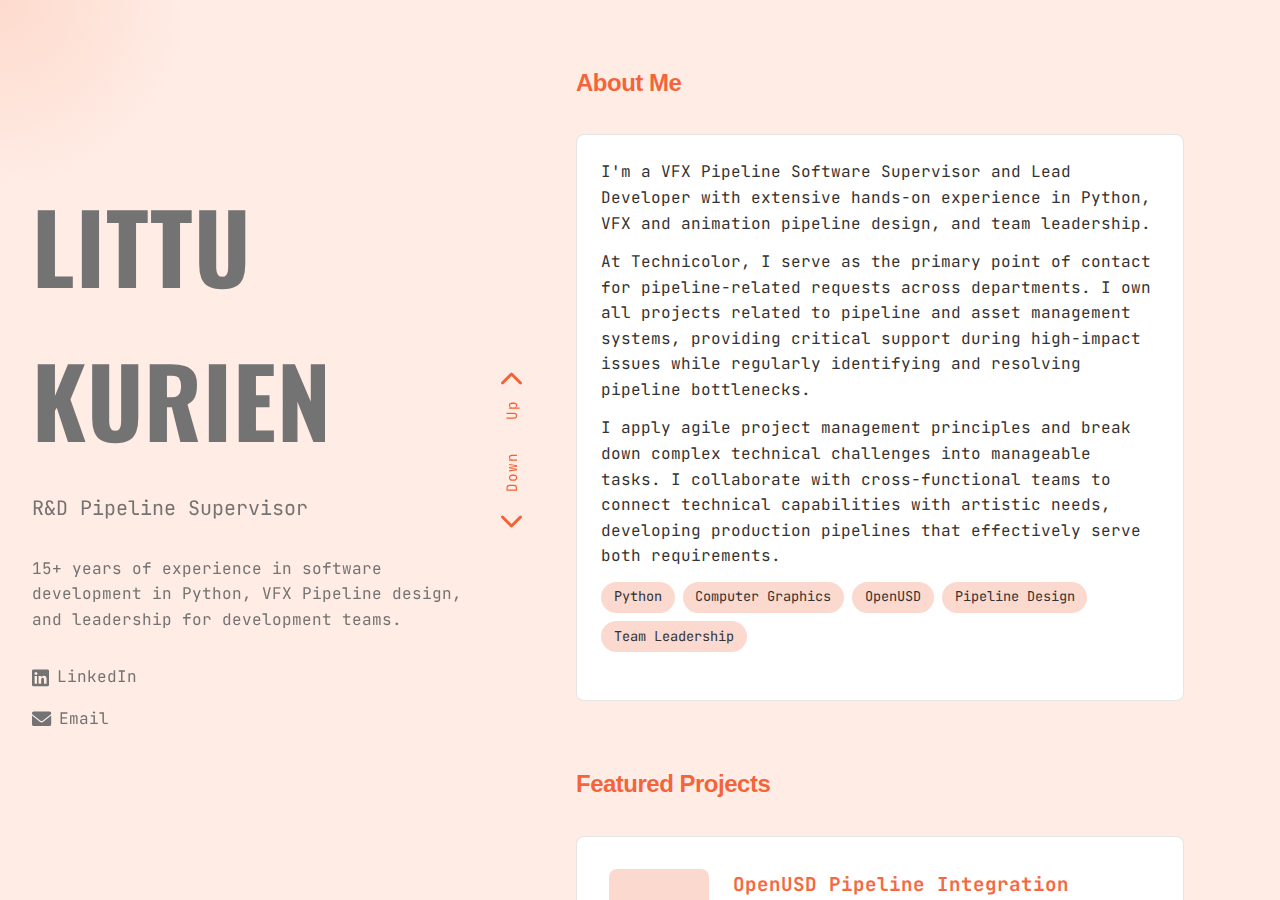
<file: index.html>
<!DOCTYPE html>
<html lang="en">
<head>
  <meta charset="UTF-8">
  <meta name="viewport" content="width=device-width, initial-scale=1.0">
  <title>Littu Kurien | VFX Pipeline Supervisor</title>
  <!-- Fonts & Icons -->
  <link href="https://cdnjs.cloudflare.com/ajax/libs/font-awesome/6.0.0-beta3/css/all.min.css" rel="stylesheet">
  <link rel="stylesheet" href="https://fonts.cdnfonts.com/css/gotham">
  <link rel="stylesheet" href="https://fonts.googleapis.com/css2?family=JetBrains+Mono:wght@300;400;500;700&display=swap">
  <link rel="stylesheet" href="https://fonts.googleapis.com/css2?family=Oswald:wght@400;500;600;700&display=swap">
  <link rel="stylesheet" href="css/styles.css">
</head>
<body>
  <div class="radial-blur"></div>
  <div class="container">

    <!-- Left Sidebar -->
    <aside class="left-section">
      <div class="left-content">
        <h1>LITTU KURIEN</h1>
        <div class="role">R&D Pipeline Supervisor</div>
        <p>
          15+ years of experience in
          <span class="interactive-word" data-section="technical-skills">software development</span>
          in Python, VFX Pipeline design, and leadership for
          <span class="interactive-word" data-section="experience">development teams</span>.
        </p>
        <div class="contact">
          <a href="https://www.linkedin.com/in/littukurien/" target="_blank">
            <i class="fab fa-linkedin"></i>
            LinkedIn
          </a>
          <a href="mailto:littu.kurien@gmail.com">
            <i class="fas fa-envelope"></i>
            Email
          </a>
        </div>
      </div>
    </aside>

    <!-- Scroll Controls -->
    <div class="scroll-controls">
      <div class="scroll-prompt scroll-up">
        <i class="fas fa-chevron-up"></i>
        <span>Up</span>
      </div>
      <div class="scroll-prompt scroll-down">
        <span>Down</span>
        <i class="fas fa-chevron-down"></i>
      </div>
    </div>

    <!-- Main Content -->
    <main class="center-section" id="main-content">
      <!-- Partials are dynamically injected here by js/main.js using fetch('partials/<section>.html') and insertAdjacentHTML -->
    </main>

  </div>
  <script type="module" src="js/main.js"></script>
</body>
</html>
</file>
<file: css/styles.css>
:root {
    --bg-color: #ffece4;
    --text-color: #333;
    --accent-color: rgba(242, 63, 10, 0.8); /* #f23f0a with 80% opacity */
    --name-color: rgba(242, 63, 10, 0.6); /* 20% more transparent for name */
    --secondary-color: rgba(242, 63, 10, 0.2); /* Lighter version for backgrounds */
    --card-bg: #ffffff;
    --card-shadow: 0 4px 6px rgba(0, 0, 0, 0.05);
}

* {
    margin: 0;
    padding: 0;
    box-sizing: border-box;
}

body {
    font-family: 'JetBrains Mono', monospace;
    background-color: var(--bg-color);
    color: var(--text-color);
    line-height: 1.6;
    min-height: 100vh;
    overflow: hidden;
    position: relative;
}

.radial-blur {
    position: absolute;
    width: 30vw;
    height: 30vw;
    background: radial-gradient(circle, rgba(242, 63, 10, 0.1) 0%, rgba(242, 63, 10, 0) 70%);
    border-radius: 50%;
    pointer-events: none;
    z-index: 0;
    transform: translate(-50%, -50%);
    transition: background 0.3s ease;
}

.container {
    display: flex;
    height: 100vh;
    position: relative;
    z-index: 1;
}

.left-section {
    width: 40%;
    height: 100vh;
    padding: 2rem;
    display: flex;
    flex-direction: column;
    justify-content: center;
    align-items: center;
    color: var(--accent-color);
    position: fixed;
    left: 0;
    top: 0;
}

.center-section {
    width: 60%;
    margin-left: 40%;
    padding: 4rem;
    padding-right: 6rem;
    overflow-y: auto;
    height: 100vh;
    /* Hide scrollbar for all browsers */
    -ms-overflow-style: none;  /* IE and Edge */
    scrollbar-width: none;  /* Firefox */
}

/* Hide scrollbar for Chrome, Safari and Opera */
.center-section::-webkit-scrollbar {
    display: none;
}

.left-content {
    /* Content container inside left section */
    text-align: left; /* Left align the text inside */
    width: 100%; /* Take the full width of the parent */
    max-width: 500px; /* Limit width for better readability */
}

h1, h2 {
    font-family: 'Gotham', sans-serif;
    font-weight: 700;
    letter-spacing: -0.5px;
}

h1 {
    font-family: 'Oswald', sans-serif;
    font-size: 6rem;
    margin-bottom: 1rem;
    color: var(--name-color);
    text-transform: uppercase;
    letter-spacing: 1px;
}

h2 {
    font-size: 1.5rem;
    margin-bottom: 2rem;
    color: var(--accent-color);
}

p {
    margin-bottom: 1rem;
    max-width: 800px;
}

.role {
    font-size: 1.25rem;
    margin-bottom: 2rem;
    color: var(--accent-color);
}

.contact {
    display: flex;
    flex-direction: column;
    gap: 1rem;
    margin-top: 2rem;
    align-items: flex-start; /* Left align contact links */
}

.contact a {
    color: var(--accent-color);
    text-decoration: none;
    display: flex;
    align-items: center;
    gap: 0.5rem;
    transition: color 0.3s ease;
}

.contact a:hover {
    color: var(--text-color);
}

.contact i {
    font-size: 1.2rem;
}

.card {
    background-color: var(--card-bg);
    border: 1px solid rgba(0,0,0,0.1);
    border-radius: 8px;
    padding: 2rem;
    margin-bottom: 2rem;
    width: 100%;
    transition: transform 0.3s ease, box-shadow 0.3s ease;
}

.card:hover {
    transform: translateY(-5px);
    box-shadow: 0 10px 20px rgba(0, 0, 0, 0.08);
}

/* About Me card - reduced padding to minimize empty space */
#about .card {
    padding: 1.5rem;
}

#about .card p {
    margin-bottom: 0.8rem;
}

.experience-item {
    margin-bottom: 2rem;
    position: relative;
}

.timeline-container {
    position: relative;
}

.timeline-line {
    position: absolute;
    left: 15px;
    top: 0;
    bottom: 0;
    width: 2px;
    background-color: var(--accent-color);
}

.timeline-item {
    position: relative;
    padding-left: 60px;
    margin-bottom: 2rem;
}

.timeline-dot {
    position: absolute;
    left: 8px;
    top: 6px;
    width: 16px;
    height: 16px;
    border-radius: 50%;
    background-color: var(--accent-color);
}

.company {
    font-weight: bold;
    font-size: 1.1rem;
    margin-bottom: 0.25rem;
}

.job-title {
    font-style: italic;
    margin-bottom: 0.5rem;
}

.date {
    font-size: 0.9rem;
    color: #666;
    margin-bottom: 0.75rem;
}

.responsibilities ul {
    list-style-type: disc;
    padding-left: 1.5rem;
    margin-bottom: 1rem;
}

.scroll-controls {
    position: fixed;
    left: 40%;
    right: auto; /* Positioned closer to the right edge */
    top: 50%;
    transform: translate(-50%, -50%);
    display: flex;
    flex-direction: column;
    align-items: center;
    gap: 1.5rem;
    color: var(--accent-color);
    z-index: 10;
}

.scroll-prompt {
    display: flex;
    flex-direction: column;
    align-items: center;
    gap: 0.5rem;
    cursor: pointer;
}

.scroll-prompt span {
    writing-mode: vertical-rl;
    text-orientation: mixed;
    transform: rotate(180deg);
    font-size: 0.9rem;
    letter-spacing: 1px;
    margin-bottom: 0.5rem;
}

.scroll-prompt i {
    font-size: 1.5rem;
    animation: bounce 2s infinite;
}

.scroll-up i {
    animation: bounce-up 2s infinite;
}

@keyframes bounce {
    0%, 20%, 50%, 80%, 100% {
        transform: translateY(0);
    }
    40% {
        transform: translateY(-10px);
    }
    60% {
        transform: translateY(-5px);
    }
}

@keyframes bounce-up {
    0%, 20%, 50%, 80%, 100% {
        transform: translateY(0);
    }
    40% {
        transform: translateY(10px);
    }
    60% {
        transform: translateY(5px);
    }
}

.skills {
    display: flex;
    flex-wrap: wrap;
    gap: 0.5rem;
    margin-bottom: 1.5rem;
}

.skill-tag {
    background-color: var(--secondary-color);
    padding: 0.3rem 0.8rem;
    border-radius: 20px;
    font-size: 0.85rem;
}

.awards-item {
    margin-bottom: 1.5rem;
}

.award-title {
    font-weight: bold;
    margin-bottom: 0.25rem;
}

.award-date {
    font-size: 0.9rem;
    color: #666;
    margin-bottom: 0.5rem;
}

.section {
    margin-bottom: 4rem;
    scroll-margin-top: 2rem;
}

/* Tech skills section */
.tech-skills-section {
    margin-bottom: 4rem;
}

.skills-category {
    margin-bottom: 2rem;
}

.skills-category h3 {
    margin-bottom: 1rem;
    color: var(--accent-color);
}

.skills-grid {
    display: flex;
    flex-wrap: wrap;
    gap: 0.5rem;
}

/* Featured projects */
.project-card {
    display: flex;
    gap: 1.5rem;
    margin-bottom: 2rem;
}

.project-icon {
    flex: 0 0 100px;
    background-color: var(--secondary-color);
    border-radius: 8px;
    display: flex;
    justify-content: center;
    align-items: center;
    font-size: 2rem;
    color: var(--accent-color);
}

.project-content {
    flex: 1;
}

.project-title {
    font-weight: bold;
    font-size: 1.2rem;
    color: var(--accent-color);
    margin-bottom: 0.5rem;
}

.project-tags {
    display: flex;
    flex-wrap: wrap;
    gap: 0.5rem;
    margin-top: 1rem;
}

/* Interactive elements */
.interactive-word {
    font-weight: normal;
    transition: font-weight 0.3s ease, color 0.3s ease;
    cursor: pointer;
    position: relative;
}

.interactive-word:hover {
    font-weight: bold;
    color: var(--accent-color);
}

/* base grey */
.left-section h1,
.left-section .role,
.left-section p,
.left-section .contact a {
  color: #737373;
  transition: color 0.3s ease;
}

/* only turn orange when you hover *directly* on each text element */
.left-section h1:hover,
.left-section .role:hover,
.left-section p:hover,
.left-section .contact a:hover {
  color: var(--accent-color);
}

/* Mobile view improvements */
@media (max-width: 1024px) {
    body {
        overflow: auto; /* Allow scrolling on body */
    }
    
    .container {
        flex-direction: column;
        overflow-y: visible; /* Allow overflow */
        height: auto;
    }

    .left-section {
        position: relative; /* Not fixed position on mobile */
        width: 100%;
        height: auto;
        min-height: 100vh;
        padding: 2rem;
        overflow: visible;
    }

    .center-section {
        width: 100%;
        margin-left: 0;
        padding: 2rem;
        height: auto;
        overflow: visible;
    }

    .scroll-controls {
        display: none;
    }
    
    h1 {
        font-size: 3.5rem; /* Slightly smaller on mobile */
    }
}
</file>
